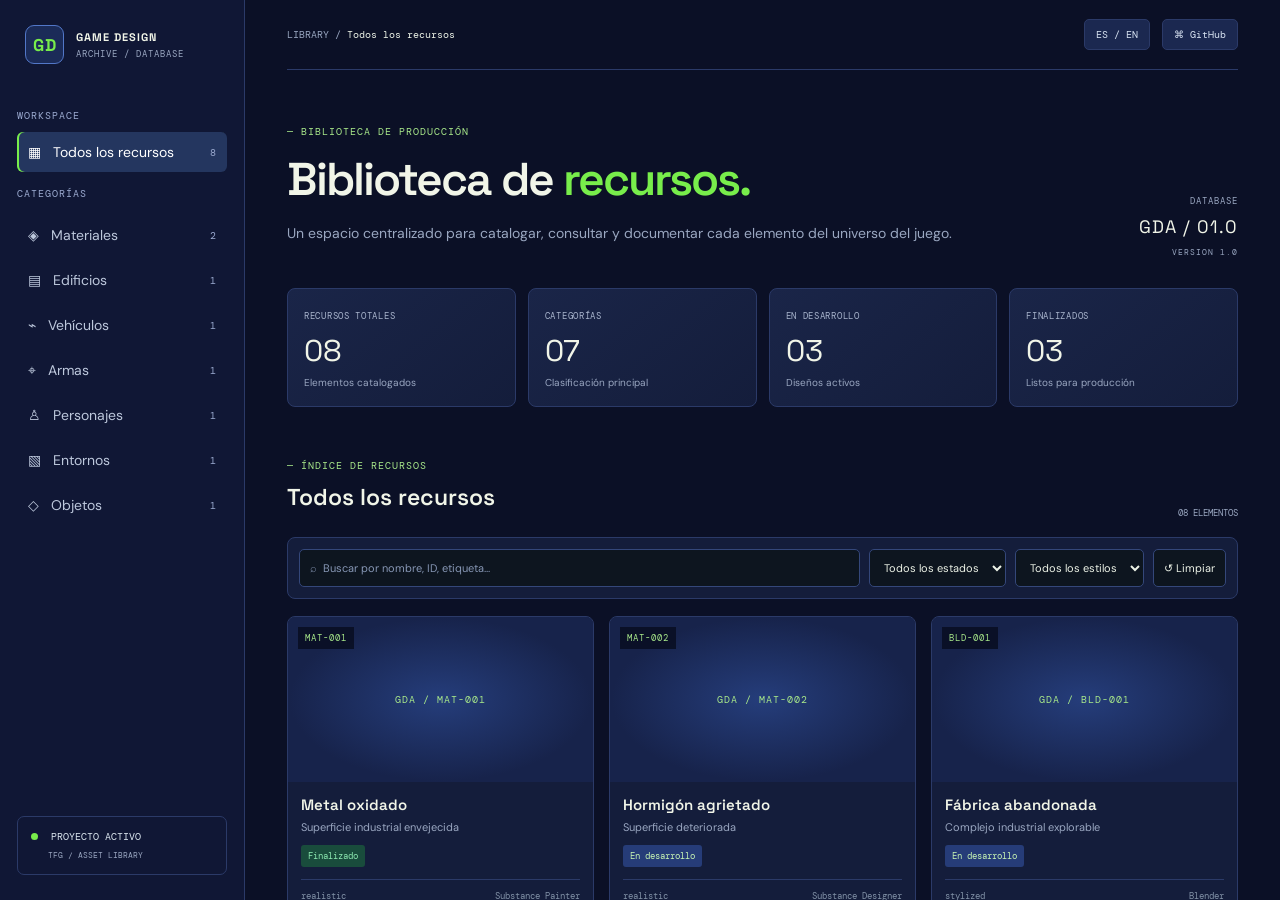
<file: index.html>
<!doctype html>
<html lang="es">
<head>
  <meta charset="utf-8">
  <meta name="viewport" content="width=device-width, initial-scale=1">
  <meta http-equiv="refresh" content="0; url=./game-design-archive/">
  <title>Game Design Archive</title>
  <link rel="canonical" href="./game-design-archive/">
</head>
<body>
  <p>Abriendo <a href="./game-design-archive/">Game Design Archive</a>…</p>
</body>
</html>
</file>
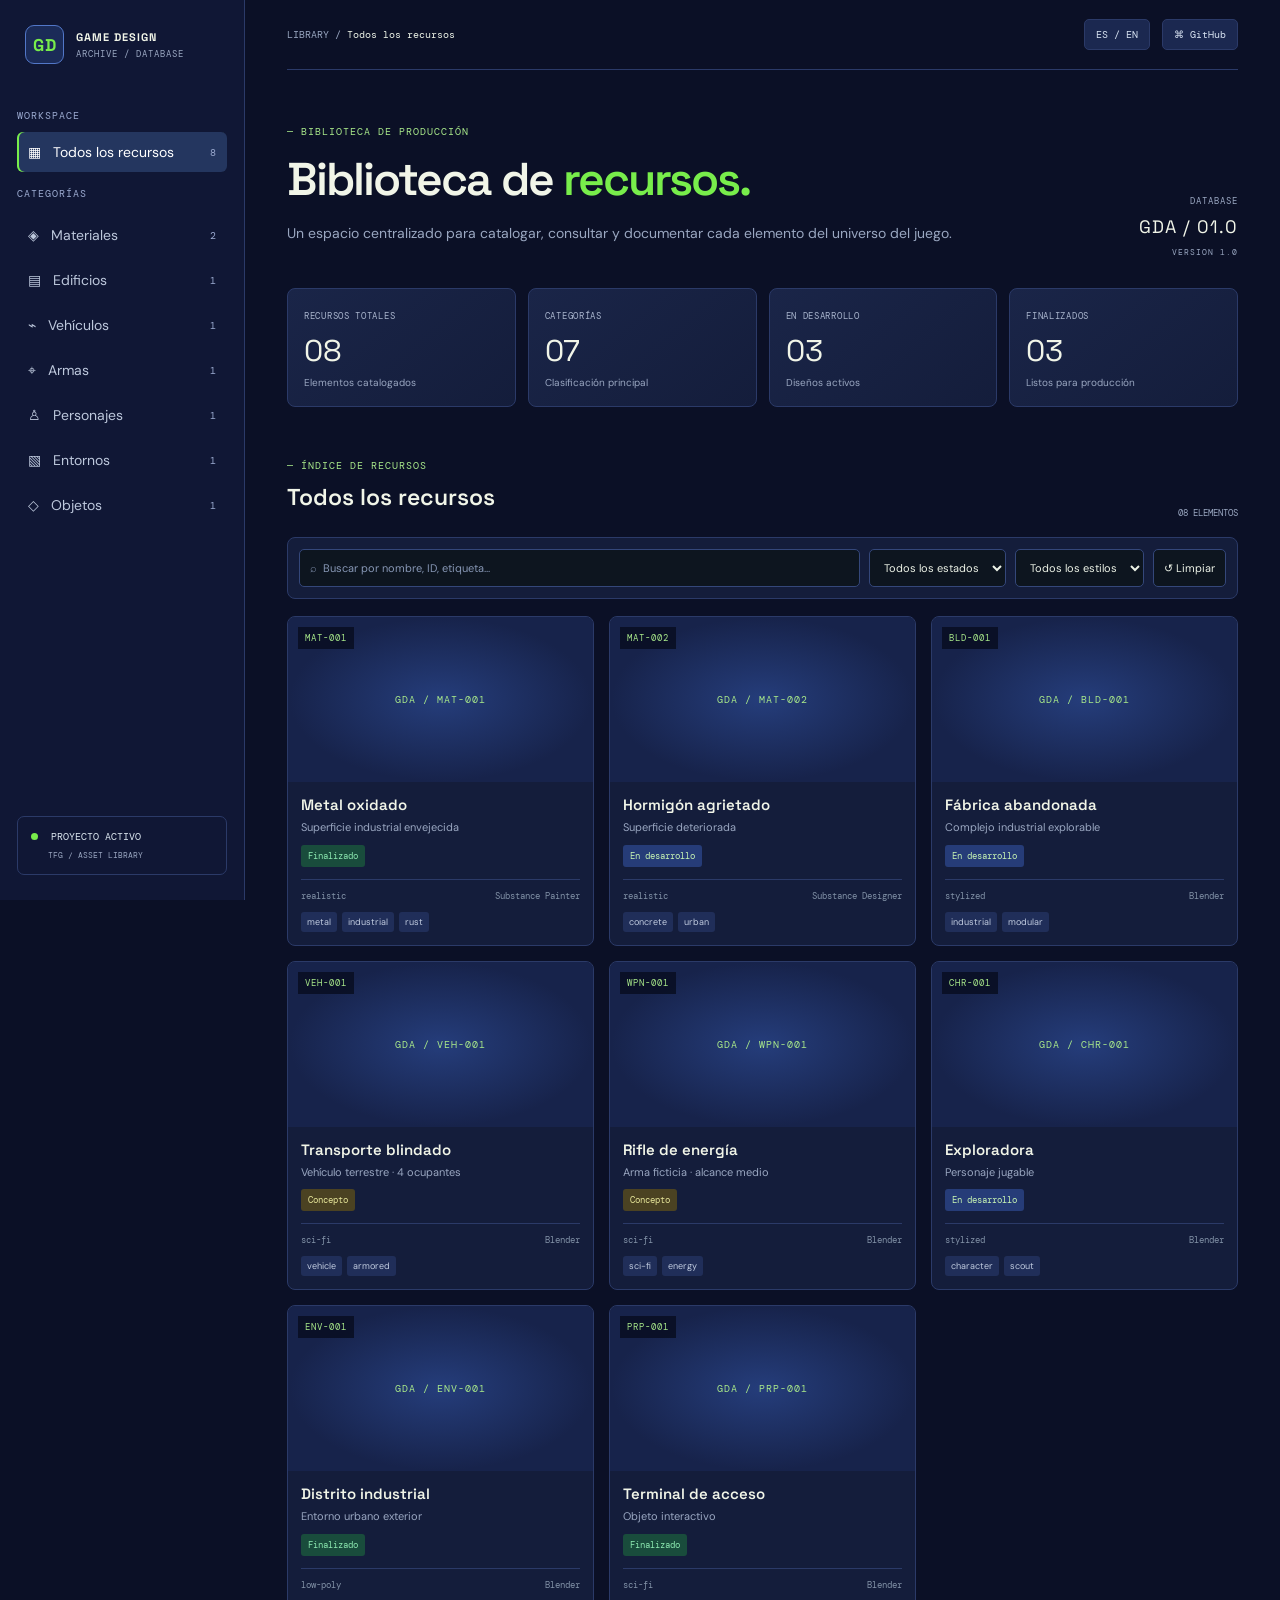
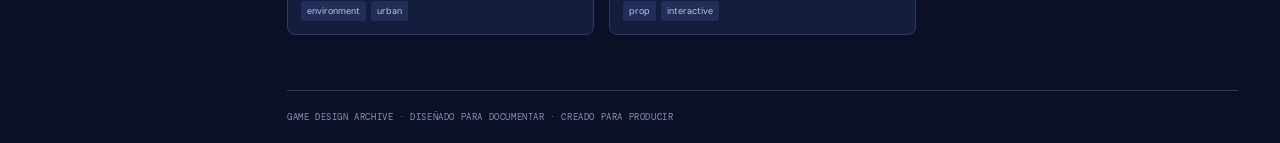
<file: game-design-archive/index.html>
<!doctype html>
<html lang="es"><head><meta charset="utf-8"><meta name="viewport" content="width=device-width,initial-scale=1"><meta name="theme-color" content="#0b1018"><title>Game Design Archive</title><link rel="stylesheet" href="css/styles.css"><script src="js/data.js" defer></script><script src="js/app.js" defer></script></head>
<body><aside class="sidebar" id="sidebar"><a class="brand" href="#"><b>GD</b><span>GAME DESIGN<small>ARCHIVE / DATABASE</small></span></a><p class="label">WORKSPACE</p><nav id="nav"><button class="active" data-cat="all">▦ <span data-i="all">Todos los recursos</span><b id="n-all"></b></button><p class="label">CATEGORÍAS</p><button data-cat="materials">◈ <span data-i="materials">Materiales</span><b></b></button><button data-cat="buildings">▤ <span data-i="buildings">Edificios</span><b></b></button><button data-cat="vehicles">⌁ <span data-i="vehicles">Vehículos</span><b></b></button><button data-cat="weapons">⌖ <span data-i="weapons">Armas</span><b></b></button><button data-cat="characters">♙ <span data-i="characters">Personajes</span><b></b></button><button data-cat="environments">▧ <span data-i="environments">Entornos</span><b></b></button><button data-cat="props">◇ <span data-i="props">Objetos</span><b></b></button></nav><div class="sidefoot"><span class="dot"></span> PROYECTO ACTIVO <small>TFG / ASSET LIBRARY</small></div></aside>
<main><header><button id="menu" class="menu">☰</button><span>LIBRARY / <b id="crumb">Todos los recursos</b></span><div><button id="lang">ES / EN</button><a href="https://github.com/ErikPardo06/Dise-os" target="_blank">⌘ GitHub</a></div></header>
<section class="intro"><div><p class="eyebrow">— BIBLIOTECA DE PRODUCCIÓN</p><h1>Biblioteca de <em>recursos.</em></h1><p class="muted">Un espacio centralizado para catalogar, consultar y documentar cada elemento del universo del juego.</p></div><div class="version">DATABASE<strong>GDA / 01.0</strong><small>VERSION 1.0</small></div></section>
<section class="stats"><article><small>RECURSOS TOTALES</small><strong id="total">00</strong><span>Elementos catalogados</span></article><article><small>CATEGORÍAS</small><strong>07</strong><span>Clasificación principal</span></article><article><small>EN DESARROLLO</small><strong id="progress">00</strong><span>Diseños activos</span></article><article><small>FINALIZADOS</small><strong id="done">00</strong><span>Listos para producción</span></article></section>
<section class="library"><div class="section-title"><div><p class="eyebrow">— ÍNDICE DE RECURSOS</p><h2 id="heading">Todos los recursos</h2></div><small id="count">00 ELEMENTOS</small></div><div class="toolbar"><input id="search" type="search" placeholder="⌕  Buscar por nombre, ID, etiqueta..."><select id="status"><option value="all">Todos los estados</option><option value="concept">Concepto</option><option value="progress">En desarrollo</option><option value="completed">Finalizado</option></select><select id="style"><option value="all">Todos los estilos</option><option value="realistic">Realista</option><option value="stylized">Stylized</option><option value="sci-fi">Sci-fi</option><option value="low-poly">Low-poly</option></select><button id="reset">↺ Limpiar</button></div><div class="grid" id="grid"></div><div id="empty" hidden>No hay resultados. Prueba otros filtros.</div></section><footer>GAME DESIGN ARCHIVE · DISEÑADO PARA DOCUMENTAR · CREADO PARA PRODUCIR</footer></main>
<div class="overlay" id="overlay" hidden><article class="modal"><button class="close" id="close">×</button><div class="preview" id="preview">GDA / ASSET PREVIEW</div><div class="details"><small id="modalid"></small><h2 id="modalname"></h2><span id="modalstatus" class="pill"></span><p id="description"></p><h3>INFORMACIÓN TÉCNICA</h3><dl id="specs"></dl><h3>NOTAS DE DISEÑO</h3><p id="notes"></p><div id="tags" class="tags"></div><button id="copy">▣ Copiar ID</button></div></article></div><div class="toast" id="toast"></div></body></html>
</file>
<file: game-design-archive/css/styles.css>
@import url('https://fonts.googleapis.com/css2?family=DM+Mono:wght@400;500&family=DM+Sans:wght@400;500;700&family=Space+Grotesk:wght@400;500;600;700&display=swap');
:root{--bg:#0b1026;--panel:#141d3b;--line:#2b3a68;--text:#f1f5e8;--muted:#9aa7c1;--blue:#78ed4b;--green:#78ed4b}*{box-sizing:border-box}body{margin:0;background:var(--bg);color:var(--text);font:14px 'DM Sans',sans-serif}button,input,select{font:inherit}button,a{cursor:pointer}a{color:inherit;text-decoration:none}.sidebar{position:fixed;inset:0 auto 0 0;width:245px;background:#101735;border-right:1px solid var(--line);padding:25px 17px;display:flex;flex-direction:column;z-index:5}.brand{display:flex;gap:12px;align-items:center;padding:0 8px 35px;font:700 11px 'Space Grotesk';letter-spacing:1px}.brand>b{display:grid;place-items:center;width:39px;height:39px;border:1px solid #5277c8;border-radius:9px;background:#1b2b58;color:var(--blue);font-size:17px}.brand small{display:block;color:var(--muted);font:9px 'DM Mono';margin-top:4px}.label,.eyebrow{font:10px 'DM Mono';letter-spacing:1px;color:#9baad0}.sidebar nav{display:grid;gap:5px}.sidebar nav button{border:0;background:none;color:#bdc8dc;text-align:left;padding:11px;border-radius:6px;display:flex;gap:12px;align-items:center}.sidebar nav button.active,.sidebar nav button:hover{background:#24365f;color:#fff;box-shadow:inset 2px 0 var(--blue)}.sidebar nav button b{margin-left:auto;font:10px 'DM Mono';color:#9baad0}.sidefoot{margin-top:auto;border:1px solid var(--line);border-radius:7px;padding:13px;font:10px 'DM Mono';color:#dce7f0}.sidefoot small{display:block;color:var(--muted);margin:7px 0 0 17px}.dot{display:inline-block;width:7px;height:7px;background:var(--green);border-radius:50%;margin-right:7px}main{margin-left:245px;padding:0 42px;max-width:1700px}header{height:70px;border-bottom:1px solid var(--line);display:flex;align-items:center;justify-content:space-between;color:#9aa7c1;font:10px 'DM Mono'}header b{color:#edf3e7;font-weight:400}header div{display:flex;gap:12px}header a,header button{background:#1b2850;border:1px solid var(--line);padding:8px 11px;border-radius:5px;color:#d9e4f3;font:10px 'DM Mono'}.menu{display:none}.intro{padding:45px 0 30px;display:flex;justify-content:space-between;align-items:end}.eyebrow{color:#a8e88a}h1{font:600 clamp(32px,4vw,46px) 'Space Grotesk';letter-spacing:-2px;margin:12px 0 8px}h1 em{font-style:normal;color:var(--blue)}.muted{color:var(--muted);line-height:1.6}.version{text-align:right;color:var(--muted);font:9px 'DM Mono';letter-spacing:1px}.version strong{display:block;color:#f1f5e8;font:18px 'Space Grotesk';margin:8px 0}.stats{display:grid;grid-template-columns:repeat(4,1fr);gap:12px}.stats article{background:linear-gradient(140deg,#1a2548,#141d3b);border:1px solid var(--line);border-radius:8px;padding:16px}.stats small{font:9px 'DM Mono';color:#a9b5cd;letter-spacing:.7px}.stats strong{display:block;font:30px 'Space Grotesk';margin:8px 0 2px}.stats span{font-size:10px;color:var(--muted)}.library{padding-top:42px}.section-title{display:flex;justify-content:space-between;align-items:end;margin-bottom:18px}.section-title h2{font:600 23px 'Space Grotesk';margin:7px 0}.section-title>small{font:9px 'DM Mono';color:var(--muted)}.toolbar{display:flex;gap:9px;padding:11px;background:#141d3b;border:1px solid var(--line);border-radius:8px}.toolbar input{flex:1;min-width:140px}.toolbar input,.toolbar select,.toolbar button{background:#0d151f;color:#edf3e7;border:1px solid #34477a;border-radius:5px;padding:10px;font-size:11px}.toolbar input::placeholder{color:#8797b5}.toolbar button:hover{border-color:var(--blue)}.grid{display:grid;grid-template-columns:repeat(3,minmax(0,1fr));gap:15px;margin-top:17px}.card{border:1px solid var(--line);background:var(--panel);border-radius:8px;overflow:hidden;cursor:pointer;transition:.2s}.card:hover{transform:translateY(-3px);border-color:#5277c8}.visual{height:165px;display:grid;place-items:center;position:relative;background:radial-gradient(ellipse,#253d7b,#17234b 70%);color:#a8e88a;font:10px 'DM Mono';letter-spacing:1px}.visual img{width:100%;height:100%;object-fit:cover}.assetid{position:absolute;top:10px;left:10px;background:#090f25ee;padding:5px 7px;font:9px 'DM Mono'}.info{padding:13px}.info h3{font:600 15px 'Space Grotesk';margin:0 0 5px}.info p{color:var(--muted);font-size:11px;margin:0;line-height:1.5}.meta{display:flex;justify-content:space-between;border-top:1px solid var(--line);padding-top:10px;margin-top:12px;color:#8292a7;font:9px 'DM Mono'}.pill{display:inline-block;margin-top:9px;padding:5px 7px;border-radius:3px;font:9px 'DM Mono';background:#263c78;color:#c9f6b4}.pill.completed{background:#194c3c;color:#8ce8b0}.pill.concept{background:#4b4222;color:#e7e69a}.tags{display:flex;gap:5px;flex-wrap:wrap;margin-top:10px}.tags span{background:#202e59;color:#c1cce0;padding:4px 6px;border-radius:3px;font-size:9px}#empty{text-align:center;padding:50px;color:var(--muted)}footer{border-top:1px solid var(--line);margin-top:55px;padding:20px 0;color:#8494b7;font:9px 'DM Mono';letter-spacing:.6px}.overlay{position:fixed;inset:0;z-index:20;background:#05091fee;display:grid;place-items:center;padding:20px}.overlay[hidden]{display:none}.modal{position:relative;display:grid;grid-template-columns:.8fr 1.2fr;width:min(850px,100%);max-height:90vh;overflow:auto;background:#141d3b;border:1px solid #405b9b;border-radius:9px}.close{position:absolute;right:12px;top:10px;z-index:2;background:#0d1622;color:white;border:1px solid var(--line);font-size:22px;border-radius:4px}.preview{min-height:420px;display:grid;place-items:center;background:radial-gradient(ellipse,#253d7b,#17234b 70%);color:#a8e88a;font:10px 'DM Mono'}.preview img{width:100%;height:100%;object-fit:cover}.details{padding:35px 28px}.details>small{color:var(--blue);font:10px 'DM Mono'}.details h2{font:600 27px 'Space Grotesk';margin:9px 0}.details p{color:#aebbd0;line-height:1.6;font-size:12px}.details h3{font:9px 'DM Mono';color:#a8e88a;border-bottom:1px solid var(--line);padding-bottom:9px;margin-top:24px}.details dl div{display:flex;justify-content:space-between;border-bottom:1px solid #2a3760;padding:7px 0;font-size:11px}.details dt{color:var(--muted)}.details dd{margin:0;color:#edf3e7}.details button{margin-top:20px;background:#243b79;border:1px solid #5277c8;color:#edf3e7;border-radius:4px;padding:9px 12px}.toast{position:fixed;bottom:20px;left:50%;background:#e9f5d8;color:#0b1026;padding:10px 15px;border-radius:5px;display:none}.toast.show{display:block}
@media(max-width:1050px){main{padding:0 25px}.grid{grid-template-columns:repeat(2,minmax(0,1fr))}.toolbar{flex-wrap:wrap}.toolbar input{flex-basis:100%}}@media(max-width:720px){.sidebar{transform:translateX(-100%);transition:.2s;box-shadow:20px 0 40px #0008}.sidebar.open{transform:translateX(0)}main{margin:0;padding:0 16px}.menu{display:block}header{gap:10px}.intro{padding:32px 0 22px}.version{display:none}.stats{grid-template-columns:repeat(2,1fr);gap:8px}.stats article{padding:12px}.grid{grid-template-columns:1fr}.visual{height:185px}.toolbar select{flex:1}.modal{grid-template-columns:1fr}.preview{min-height:190px}.details{padding:23px}.section-title h2{font-size:20px}}
</file>
